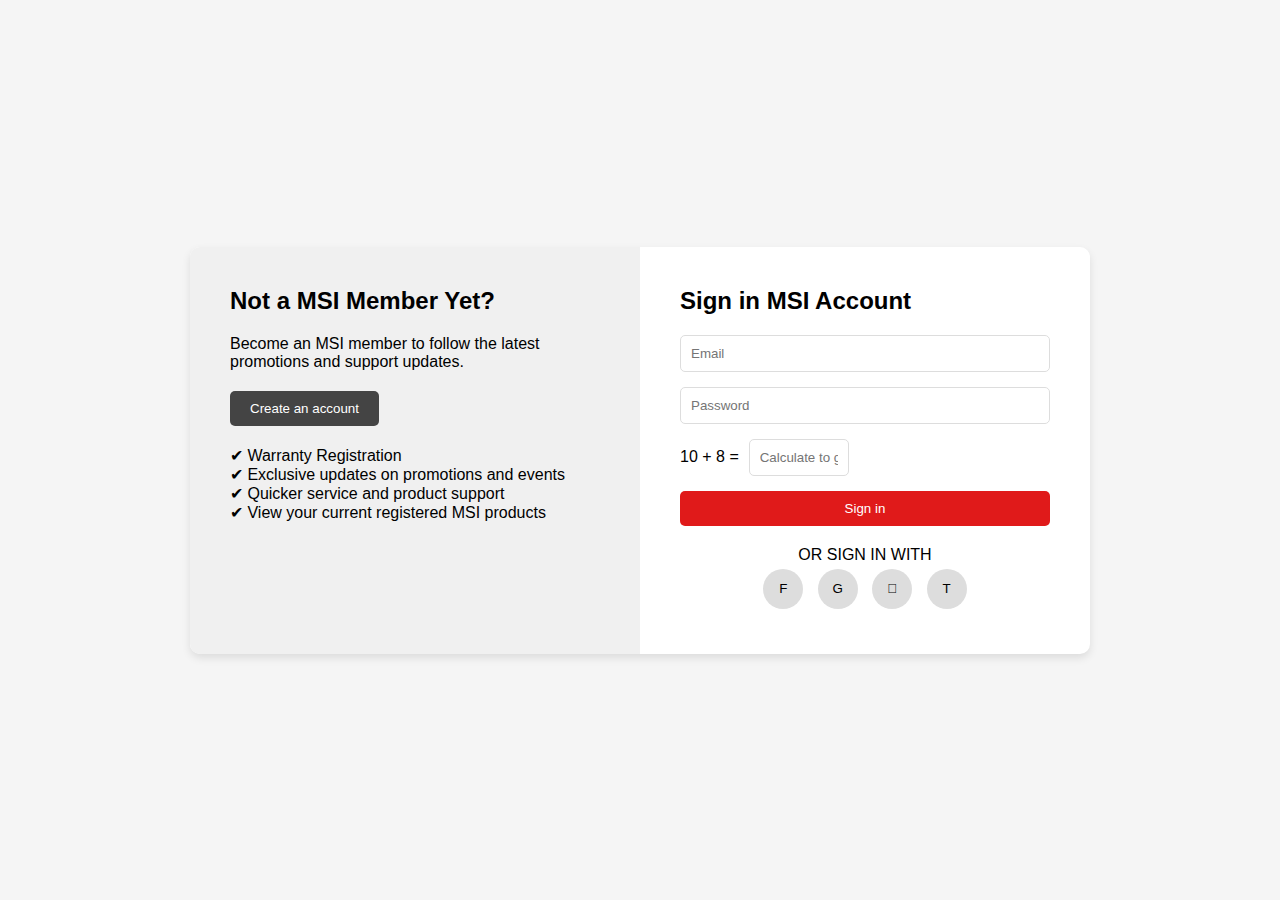
<file: Main Page/SignIn.html>
<!DOCTYPE html>
<html lang="en">
<head>
    <link rel="stylesheet" href="SIgnIn.css">
    <title>Sign In</title>
</head>
<body>
    <div class="login-container"><link rel="icon" href="msilogo-removebg-preview.png">
        
        <!-- Bagian Kiri -->
        <div class="left">
            <h2>Not a MSI Member Yet?</h2>
            <p>Become an MSI member to follow the latest promotions and support updates.</p>
            <button class="btn-secondary">Create an account</button>

            <ul class="benefits">
                <li>✔ Warranty Registration</li>
                <li>✔ Exclusive updates on promotions and events</li>
                <li>✔ Quicker service and product support</li>
                <li>✔ View your current registered MSI products</li>
            </ul>
        </div>

        <!-- Bagian Kanan -->
        <div class="right">
            <h2>Sign in MSI Account</h2>
            <form class="login-form">
                <input type="email" placeholder="Email" required>
                <input type="password" placeholder="Password" required>

                <!-- CAPTCHA -->
                <div class="captcha">
                    <span>10 + 8 =</span>
                    <input type="text" placeholder="Calculate to get the answer" required>
                </div>

                <button type="submit" class="btn-primary">Sign in</button>
            </form>

            <div class="alternative-login">
                <p>OR SIGN IN WITH</p>
                <div class="social-buttons">
                    <button class="facebook">F</button>
                    <button class="google">G</button>
                    <button class="apple"></button>
                    <button class="twitch">T</button>
                </div>
            </div>
        </div>
    </div>
</body>
</html>
</file>
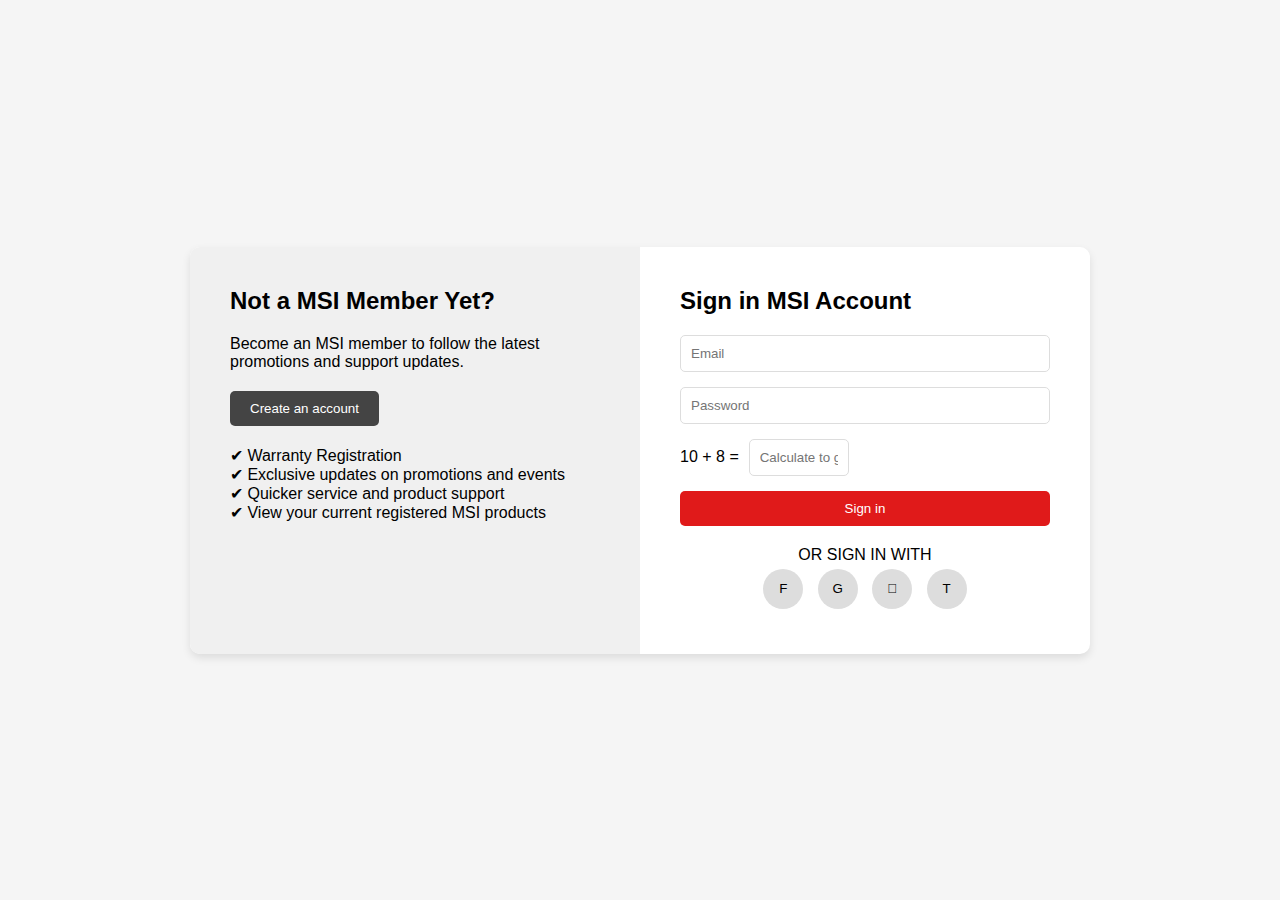
<file: Main Page/Sign In Page/SignIn.html>
<!DOCTYPE html>
<html lang="en">
<head>
    <link rel="stylesheet" href="SIgnIn.css">
    <title>Sign In</title>
</head>
<body>
    <div class="login-container">
        
        <!-- Bagian Kiri -->
        <div class="left">
            <h2>Not a MSI Member Yet?</h2>
            <p>Become an MSI member to follow the latest promotions and support updates.</p>
            <button class="btn-secondary">Create an account</button>

            <ul class="benefits">
                <li>✔ Warranty Registration</li>
                <li>✔ Exclusive updates on promotions and events</li>
                <li>✔ Quicker service and product support</li>
                <li>✔ View your current registered MSI products</li>
            </ul>
        </div>

        <!-- Bagian Kanan -->
        <div class="right">
            <h2>Sign in MSI Account</h2>
            <form class="login-form">
                <input type="email" placeholder="Email" required>
                <input type="password" placeholder="Password" required>

                <!-- CAPTCHA -->
                <div class="captcha">
                    <span>10 + 8 =</span>
                    <input type="text" placeholder="Calculate to get the answer" required>
                </div>

                <button type="submit" class="btn-primary">Sign in</button>
            </form>

            <div class="alternative-login">
                <p>OR SIGN IN WITH</p>
                <div class="social-buttons">
                    <button class="facebook">F</button>
                    <button class="google">G</button>
                    <button class="apple"></button>
                    <button class="twitch">T</button>
                </div>
            </div>
        </div>
    </div>
</body>
</html>
</file>
<file: Main Page/SIgnIn.css>
/* Reset Browser Defaults */
* {
    margin: 0;
    padding: 0;
    box-sizing: border-box;
    font-family: Arial, sans-serif;
}

/* Layout Utama */
body {
    background-color: #f5f5f5;
    display: flex;
    justify-content: center;
    align-items: center;
    height: 100vh;
    margin: 0;
}



.login-container {
    display: flex;
    width: 80%;
    max-width: 900px;
    background-color: #fff;
    box-shadow: 0 4px 8px rgba(0, 0, 0, 0.1);
    border-radius: 10px;
    overflow: hidden;
}

/* Bagian Kiri */
.left {
    flex: 1;
    background-color: #f0f0f0;
    padding: 40px;
}

.left h2 {
    margin-bottom: 20px;
}

.benefits {
    margin-top: 20px;
    list-style: none;
}

.btn-secondary {
    background-color: #444;
    color: #fff;
    border: none;
    padding: 10px 20px;
    cursor: pointer;
    margin-top: 20px;
    border-radius: 5px;
    transition: background-color 0.3s;
}

.btn-secondary:hover {
    background-color: #333;
}

/* Bagian Kanan */
.right {
    flex: 1;
    padding: 40px;
}

.right h2 {
    margin-bottom: 20px;
}

.login-form {
    display: flex;
    flex-direction: column;
    gap: 15px;
}

.login-form input {
    padding: 10px;
    border: 1px solid #ddd;
    border-radius: 5px;
}

.captcha {
    display: flex;
    align-items: center;
    gap: 10px;
}

.captcha input {
    width: 100px;
}

/* Tombol Sign In */
.btn-primary {
    background-color: #e01a1a;
    color: white;
    border: none;
    padding: 10px 20px;
    cursor: pointer;
    border-radius: 5px;
    transition: background-color 0.3s;
}

.btn-primary:hover {
    background-color: #d00;
}

.alternative-login {
    margin-top: 20px;
    text-align: center;
}

.social-buttons button {
    background-color: #ddd;
    border: none;
    padding: 10px;
    margin: 5px;
    border-radius: 50%;
    width: 40px;
    height: 40px;
    cursor: pointer;
    transition: background-color 0.3s;
}

.social-buttons button:hover {
    background-color: #ccc;
}
.btn-primary:active {
    transform: scale(0.98);
}

.btn-secondary:active {
    transform: scale(0.98);
}
</file>
<file: Main Page/Sign In Page/SIgnIn.css>
/* Reset Browser Defaults */
* {
    margin: 0;
    padding: 0;
    box-sizing: border-box;
    font-family: Arial, sans-serif;
}

/* Layout Utama */
body {
    background-color: #f5f5f5;
    display: flex;
    justify-content: center;
    align-items: center;
    height: 100vh;
    margin: 0;
}



.login-container {
    display: flex;
    width: 80%;
    max-width: 900px;
    background-color: #fff;
    box-shadow: 0 4px 8px rgba(0, 0, 0, 0.1);
    border-radius: 10px;
    overflow: hidden;
}

/* Bagian Kiri */
.left {
    flex: 1;
    background-color: #f0f0f0;
    padding: 40px;
}

.left h2 {
    margin-bottom: 20px;
}

.benefits {
    margin-top: 20px;
    list-style: none;
}

.btn-secondary {
    background-color: #444;
    color: #fff;
    border: none;
    padding: 10px 20px;
    cursor: pointer;
    margin-top: 20px;
    border-radius: 5px;
    transition: background-color 0.3s;
}

.btn-secondary:hover {
    background-color: #333;
}

/* Bagian Kanan */
.right {
    flex: 1;
    padding: 40px;
}

.right h2 {
    margin-bottom: 20px;
}

.login-form {
    display: flex;
    flex-direction: column;
    gap: 15px;
}

.login-form input {
    padding: 10px;
    border: 1px solid #ddd;
    border-radius: 5px;
}

.captcha {
    display: flex;
    align-items: center;
    gap: 10px;
}

.captcha input {
    width: 100px;
}

/* Tombol Sign In */
.btn-primary {
    background-color: #e01a1a;
    color: white;
    border: none;
    padding: 10px 20px;
    cursor: pointer;
    border-radius: 5px;
    transition: background-color 0.3s;
}

.btn-primary:hover {
    background-color: #d00;
}

.alternative-login {
    margin-top: 20px;
    text-align: center;
}

.social-buttons button {
    background-color: #ddd;
    border: none;
    padding: 10px;
    margin: 5px;
    border-radius: 50%;
    width: 40px;
    height: 40px;
    cursor: pointer;
    transition: background-color 0.3s;
}

.social-buttons button:hover {
    background-color: #ccc;
}
.btn-primary:active {
    transform: scale(0.98);
}

.btn-secondary:active {
    transform: scale(0.98);
}
</file>
